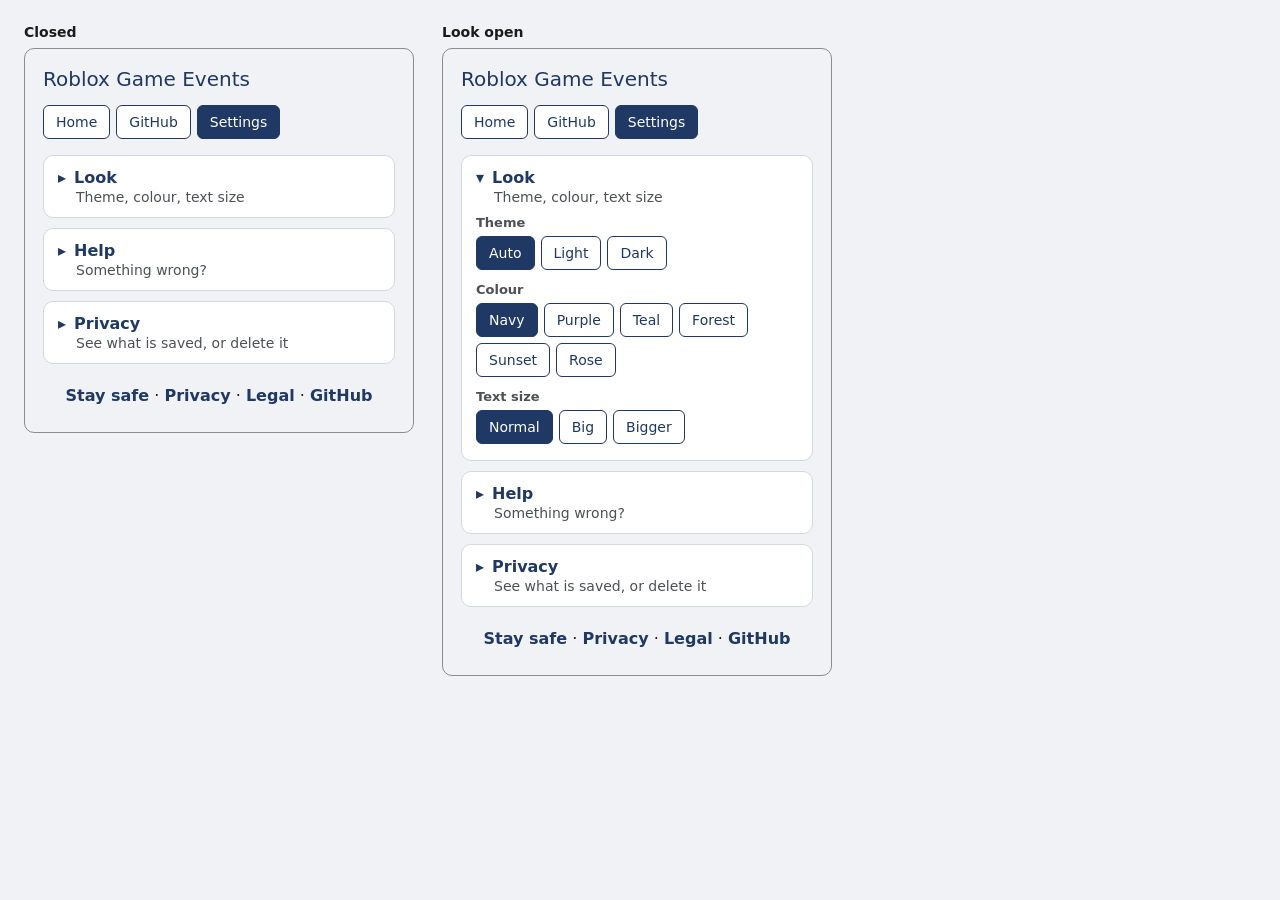
<file: mockup/index.html>
<!doctype html><meta charset=utf-8><link rel=stylesheet href=../site/home.css><link rel=stylesheet href=c.css>
<style>body{padding:24px;display:flex;gap:28px;align-items:flex-start}.c{width:390px}.c>b{display:block;font:600 14px system-ui;margin:0 0 8px}</style>
<div class=c><b>Closed</b><div class="card" style="margin:0"><h1>Roblox Game Events</h1><nav class="tabs main"><a class="tab">Home</a><a class="tab">GitHub</a><a class="tab on">Settings</a></nav>
<details class="hc"><summary>Look<small>Theme, colour, text size</small></summary>
<div class="l">Theme</div><div class="tabs"><button class="tab on">Auto</button><button class="tab">Light</button><button class="tab">Dark</button></div>
<div class="l">Colour</div><div class="tabs"><button class="tab on">Navy</button><button class="tab">Purple</button><button class="tab">Teal</button><button class="tab">Forest</button><button class="tab">Sunset</button><button class="tab">Rose</button></div>
<div class="l">Text size</div><div class="tabs"><button class="tab on">Normal</button><button class="tab">Big</button><button class="tab">Bigger</button></div></details>
<details class="hc"><summary>Help<small>Something wrong?</small></summary></details>
<details class="hc"><summary>Privacy<small>See what is saved, or delete it</small></summary></details>
<p class="foot"><a>Stay safe</a> &middot; <a>Privacy</a> &middot; <a>Legal</a> &middot; <a>GitHub</a></p></div></div><div class=c><b>Look open</b><div class="card" style="margin:0"><h1>Roblox Game Events</h1><nav class="tabs main"><a class="tab">Home</a><a class="tab">GitHub</a><a class="tab on">Settings</a></nav>
<details class="hc" open><summary>Look<small>Theme, colour, text size</small></summary>
<div class="l">Theme</div><div class="tabs"><button class="tab on">Auto</button><button class="tab">Light</button><button class="tab">Dark</button></div>
<div class="l">Colour</div><div class="tabs"><button class="tab on">Navy</button><button class="tab">Purple</button><button class="tab">Teal</button><button class="tab">Forest</button><button class="tab">Sunset</button><button class="tab">Rose</button></div>
<div class="l">Text size</div><div class="tabs"><button class="tab on">Normal</button><button class="tab">Big</button><button class="tab">Bigger</button></div></details>
<details class="hc"><summary>Help<small>Something wrong?</small></summary></details>
<details class="hc"><summary>Privacy<small>See what is saved, or delete it</small></summary></details>
<p class="foot"><a>Stay safe</a> &middot; <a>Privacy</a> &middot; <a>Legal</a> &middot; <a>GitHub</a></p></div></div>
</file>
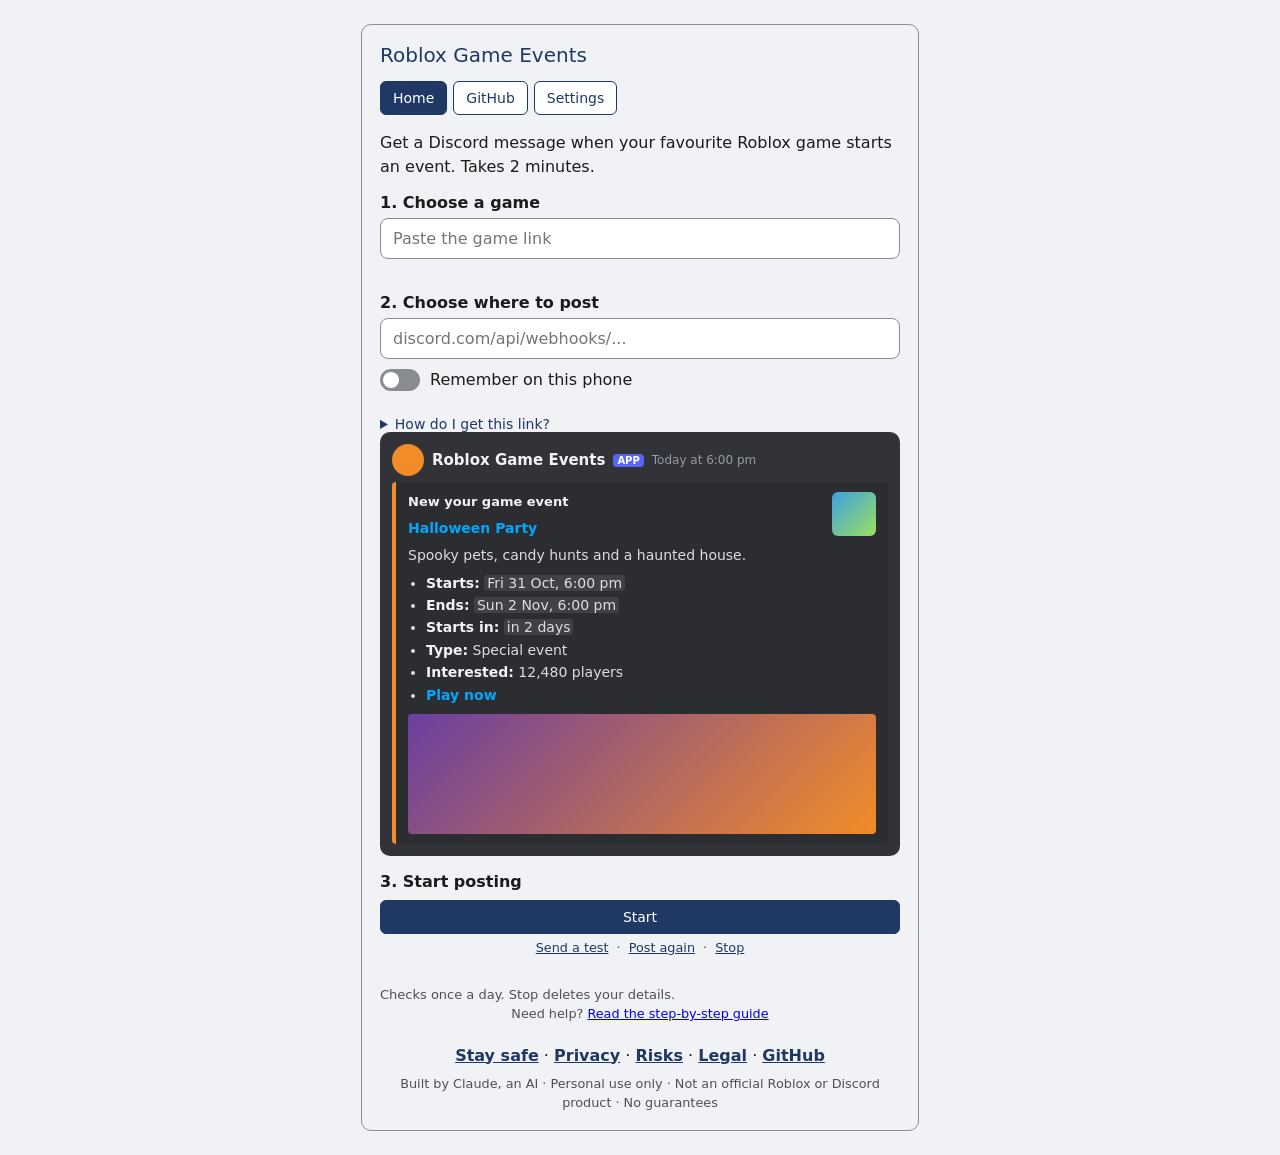
<file: site/index.html>
<!doctype html>
<!-- Patch note: Lets Google confirm the site is ours --><html lang="en"><head><meta charset="utf-8"><meta name="viewport" content="width=device-width,initial-scale=1">
<meta http-equiv="Content-Security-Policy" content="default-src 'self'; connect-src 'self' https://discord.com https://ptb.discord.com https://canary.discord.com https://discordapp.com">
<title>Roblox Game Events</title><link rel="stylesheet" href="home.css"><script src="prefs.js"></script></head><body><div class="card">
<h1>Roblox Game Events</h1><div id="newver" class="newver" role="status" hidden>New version ready. <a href="#" id="reloadnow">Refresh now</a></div><nav class="tabs main"><a class="tab on" href="./">Home</a><a class="tab" href="github.html">GitHub</a><a class="tab" href="settings.html">Settings</a></nav>
<p class="lead">Get a Discord message when your favourite Roblox game starts an event. Takes 2 minutes.</p>
<label class="label" for="game">1. Choose a game</label>
<input id="game" placeholder="Paste the game link" autocomplete="off">
<p id="gameMsg" class="msg"></p>
<details class="saved" id="savedBox" hidden><summary>Your games (<span id="savedN">0</span>)</summary>
<div class="sv" id="sv"></div></details>
<label class="label" for="hook">2. Choose where to post</label>
<div class="row"><input id="hook" type="password" placeholder="discord.com/api/webhooks/..." autocomplete="off"></div>
<label class="sw"><input type="checkbox" id="remember"><span class="k"></span>Remember on this phone</label>
<div id="nameRow" hidden><input id="label" placeholder="Name it, like #events" maxlength="30" autocomplete="off"></div>
<p id="hookMsg" class="msg"></p>
<details class="help"><summary>How do I get this link?</summary>
<ol class="steps"><li>In Discord, open your server and long-press (or right-click) the channel you want.</li><li>Tap <b>Edit Channel</b>, then <b>Integrations</b>, then <b>Webhooks</b>.</li><li>Tap <b>New Webhook</b>, then <b>Copy Webhook URL</b>.</li><li>Paste it above.</li></ol>
<p class="msg">You need Manage Webhooks permission on the server. Keep the link private: anyone with it can post in your channel.</p></details>
<details class="saved" id="hooksBox" hidden><summary>Your channels (<span id="hooksN">0</span>)</summary>
<div class="sv" id="hv"></div></details>
<div class="dc"><div class="dc-head"><span class="dc-av"></span><b>Roblox Game Events</b><span class="dc-bot">APP</span><span class="dc-time">Today at 6:00 pm</span></div>
<div class="pv"><span class="pv-icon"></span><p class="pv-by">New <span id="pvGame">your game</span> event</p><p class="pv-t">Halloween Party</p><p>Spooky pets, candy hunts and a haunted house.</p>
<ul><li><b>Starts:</b> <span class="pv-ts">Fri 31 Oct, 6:00 pm</span></li><li><b>Ends:</b> <span class="pv-ts">Sun 2 Nov, 6:00 pm</span></li><li><b>Starts in:</b> <span class="pv-ts">in 2 days</span></li><li><b>Type:</b> Special event</li><li><b>Interested:</b> 12,480 players</li><li><span class="pv-l">Play now</span></li></ul>
<div class="pv-pic"></div></div></div>
<p class="label">3. Start posting</p>
<button class="btn main big" id="on">Start</button>
<p class="small"><button class="linkbtn" id="post">Send a test</button> &middot; <button class="linkbtn" id="again">Post again</button> &middot; <button class="linkbtn" id="off">Stop</button></p>
<p id="onMsg" class="msg"></p>
<p class="msg">Checks once a day. Stop deletes your details.</p>
<p class="small">Need help? <a href="https://github.com/Ginger-Hermit/Roblox-Game-Events-/wiki/Setup" target="_blank" rel="noopener">Read the step-by-step guide</a></p>
<p class="foot"><a href="safety.html#safe">Stay safe</a> &middot; <a href="safety.html#privacy">Privacy</a> &middot; <a href="safety.html#risk">Risks</a> &middot; <a href="safety.html#legal">Legal</a> &middot; <a href="https://github.com/Ginger-Hermit/Roblox-Game-Events-" target="_blank" rel="noopener">GitHub</a></p>
<p class="small">Built by Claude, an AI &middot; Personal use only &middot; Not an official Roblox or Discord product &middot; No guarantees</p>
</div><script src="setup.js"></script><script src="update.js"></script></body></html>
</file>
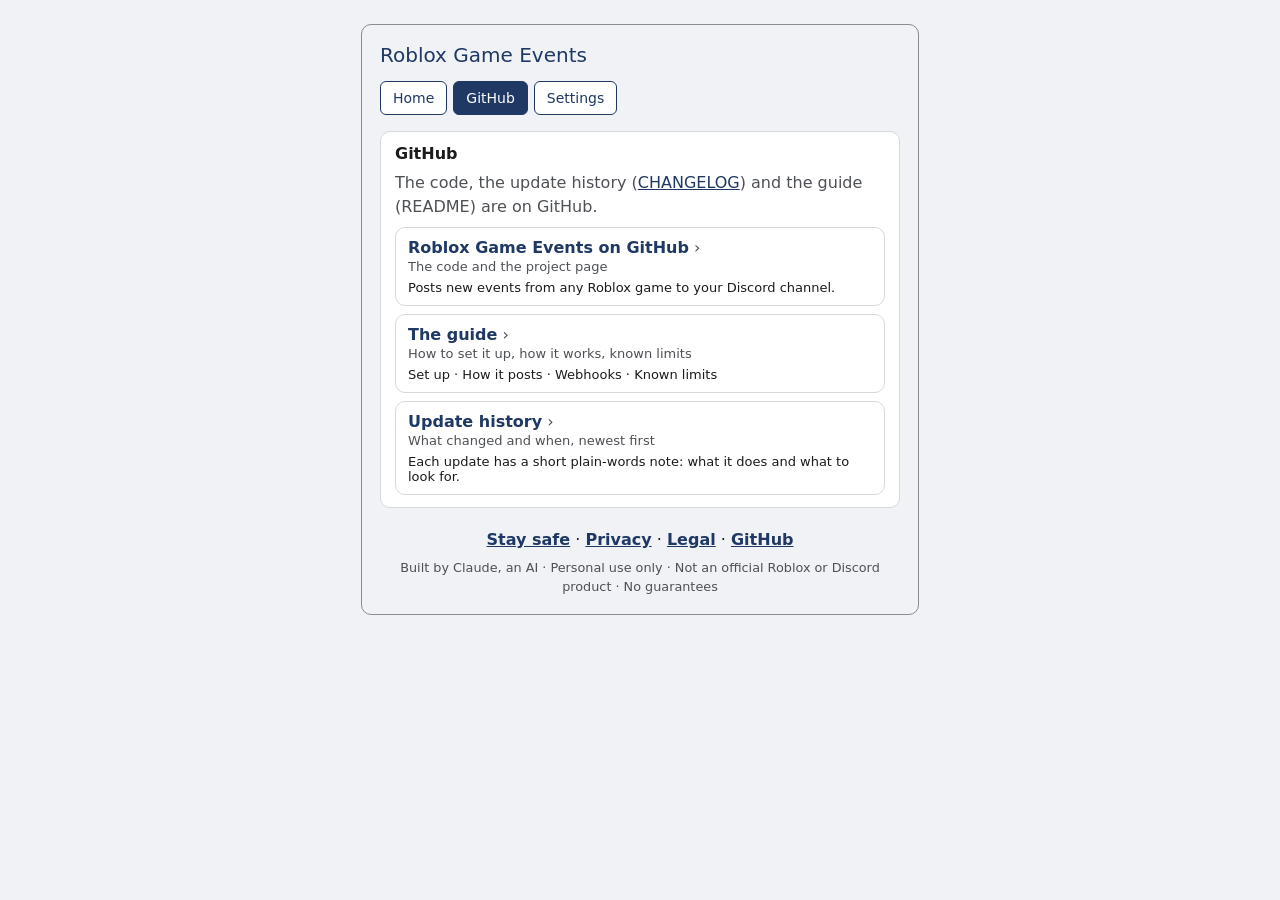
<file: site/github.html>
<!doctype html><html lang="en"><head><meta charset="utf-8"><meta name="viewport" content="width=device-width,initial-scale=1">
<meta http-equiv="Content-Security-Policy" content="default-src 'self'">
<title>GitHub - Roblox Game Events</title><link rel="stylesheet" href="home.css"><script src="prefs.js"></script></head><body><div class="card">
<h1>Roblox Game Events</h1><div id="newver" class="newver" role="status" hidden>New version ready. <a href="#" id="reloadnow">Refresh now</a></div><nav class="tabs main"><a class="tab" href="./">Home</a><a class="tab on" href="github.html">GitHub</a><a class="tab" href="settings.html">Settings</a></nav>
<div class="hc"><b>GitHub</b>
<p>The code, the update history (<a href="https://github.com/Ginger-Hermit/Roblox-Game-Events-/blob/main/CHANGELOG.md" target="_blank" rel="noopener">CHANGELOG</a>) and the guide (README) are on GitHub.</p>
<a class="gl" href="https://github.com/Ginger-Hermit/Roblox-Game-Events-" target="_blank" rel="noopener"><b>Roblox Game Events on GitHub</b> <span class="ar">&rsaquo;</span><div class="g1">The code and the project page</div><div class="g2">Posts new events from any Roblox game to your Discord channel.</div></a><a class="gl" href="https://github.com/Ginger-Hermit/Roblox-Game-Events-#readme" target="_blank" rel="noopener"><b>The guide</b> <span class="ar">&rsaquo;</span><div class="g1">How to set it up, how it works, known limits</div><div class="g2">Set up · How it posts · Webhooks · Known limits</div></a><a class="gl" href="https://github.com/Ginger-Hermit/Roblox-Game-Events-/blob/main/CHANGELOG.md" target="_blank" rel="noopener"><b>Update history</b> <span class="ar">&rsaquo;</span><div class="g1">What changed and when, newest first</div><div class="g2">Each update has a short plain-words note: what it does and what to look for.</div></a>
</div><p class="foot"><a href="safety.html#safe">Stay safe</a> &middot; <a href="safety.html#privacy">Privacy</a> &middot; <a href="safety.html#legal">Legal</a> &middot; <a href="https://github.com/Ginger-Hermit/Roblox-Game-Events-" target="_blank" rel="noopener">GitHub</a></p>
<p class="small">Built by Claude, an AI &middot; Personal use only &middot; Not an official Roblox or Discord product &middot; No guarantees</p>
</div><script src="update.js"></script></body></html>
</file>
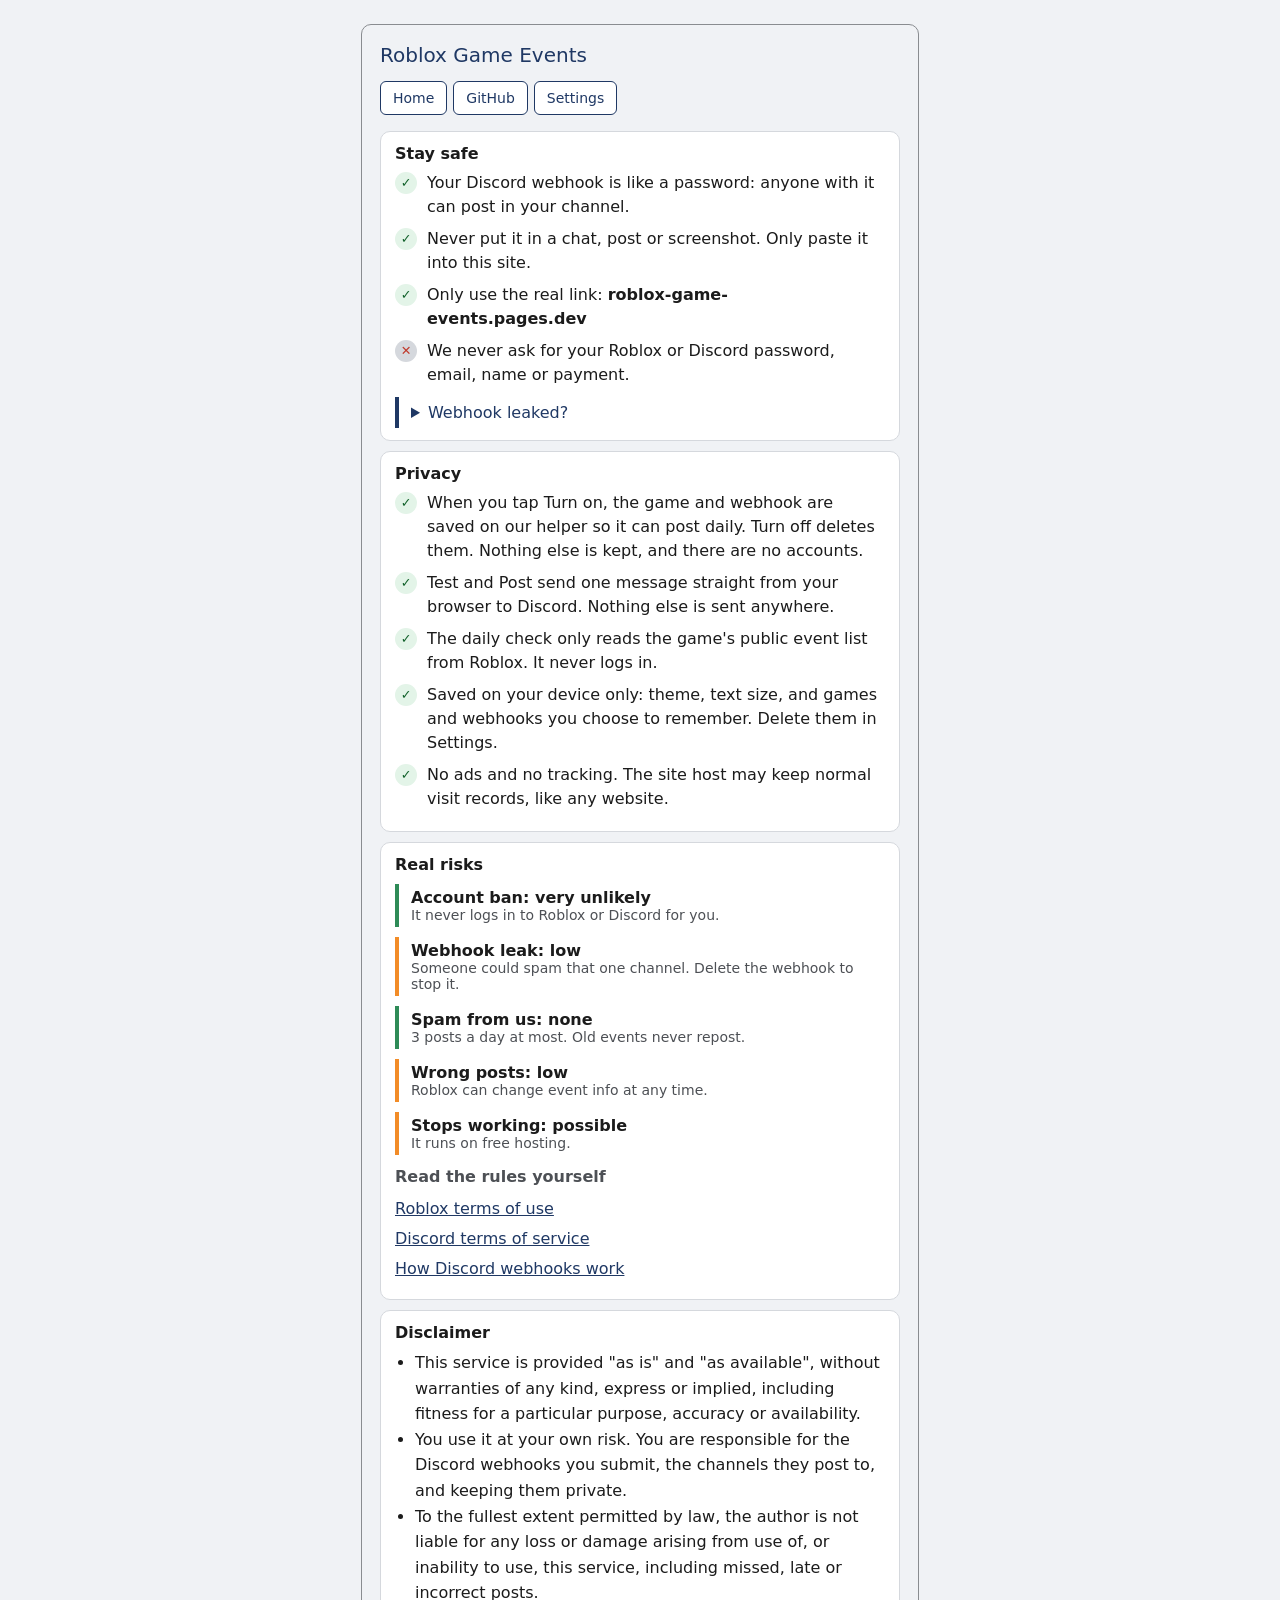
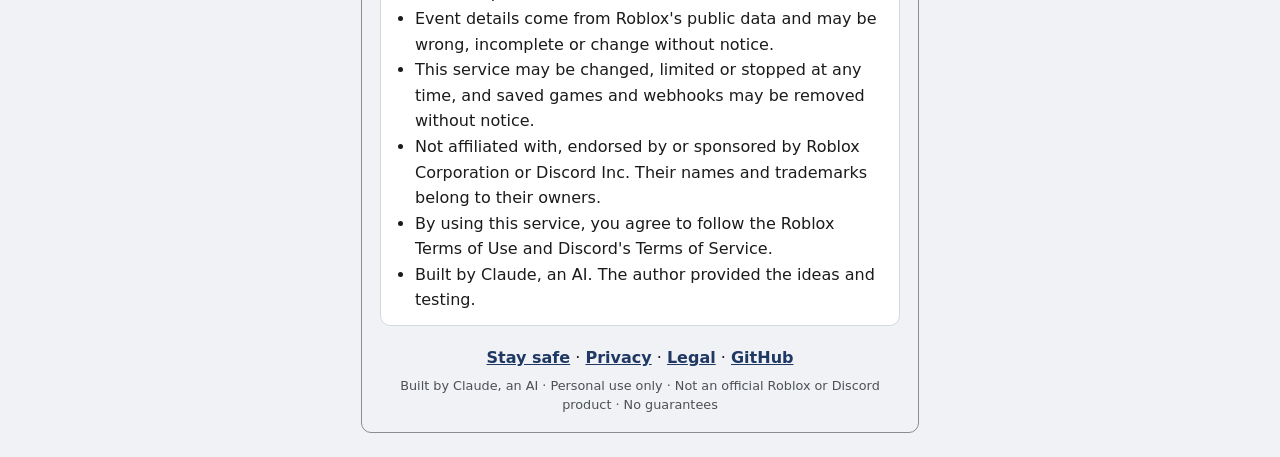
<file: site/safety.html>
<!doctype html><html lang="en"><head><meta charset="utf-8"><meta name="viewport" content="width=device-width,initial-scale=1">
<meta http-equiv="Content-Security-Policy" content="default-src 'self'">
<title>Stay safe - Roblox Game Events</title><link rel="stylesheet" href="home.css"><script src="prefs.js"></script></head><body><div class="card">
<h1>Roblox Game Events</h1><div id="newver" class="newver" role="status" hidden>New version ready. <a href="#" id="reloadnow">Refresh now</a></div><nav class="tabs main"><a class="tab" href="./">Home</a><a class="tab" href="github.html">GitHub</a><a class="tab" href="settings.html">Settings</a></nav>
<div class="hc" id="safe"><b>Stay safe</b>
<ul class="facts">
<li>Your Discord webhook is like a password: anyone with it can post in your channel.</li>
<li>Never put it in a chat, post or screenshot. Only paste it into this site.</li>
<li>Only use the real link: <b>roblox-game-events.pages.dev</b></li>
<li class="no">We never ask for your Roblox or Discord password, email, name or payment.</li>
</ul>
<details class="hsec"><summary>Webhook leaked?</summary><ul>
<li>In Discord: Edit Channel, Integrations, Webhooks, then delete that webhook.</li>
<li>Make a new one, tap Turn off with the old one, then Turn on with the new one.</li>
</ul></details></div>
<div class="hc" id="privacy"><b>Privacy</b>
<ul class="facts">
<li>When you tap Turn on, the game and webhook are saved on our helper so it can post daily. Turn off deletes them. Nothing else is kept, and there are no accounts.</li>
<li>Test and Post send one message straight from your browser to Discord. Nothing else is sent anywhere.</li>
<li>The daily check only reads the game's public event list from Roblox. It never logs in.</li>
<li>Saved on your device only: theme, text size, and games and webhooks you choose to remember. Delete them in Settings.</li>
<li>No ads and no tracking. The site host may keep normal visit records, like any website.</li>
</ul></div>
<div class="hc" id="risk"><b>Real risks</b>
<div class="rk ok"><b>Account ban: very unlikely</b><span>It never logs in to Roblox or Discord for you.</span></div>
<div class="rk mid"><b>Webhook leak: low</b><span>Someone could spam that one channel. Delete the webhook to stop it.</span></div>
<div class="rk ok"><b>Spam from us: none</b><span>3 posts a day at most. Old events never repost.</span></div>
<div class="rk mid"><b>Wrong posts: low</b><span>Roblox can change event info at any time.</span></div>
<div class="rk mid"><b>Stops working: possible</b><span>It runs on free hosting.</span></div>
<p class="label">Read the rules yourself</p>
<p class="rklinks"><a href="https://en.help.roblox.com/hc/en-us/articles/115004647846-Roblox-Terms-of-Use" target="_blank" rel="noopener">Roblox terms of use</a><a href="https://discord.com/terms" target="_blank" rel="noopener">Discord terms of service</a><a href="https://support.discord.com/hc/en-us/articles/228383668-Intro-to-Webhooks" target="_blank" rel="noopener">How Discord webhooks work</a></p></div>
<div class="hc" id="legal"><b>Disclaimer</b>
<ul>
<li>This service is provided "as is" and "as available", without warranties of any kind, express or implied, including fitness for a particular purpose, accuracy or availability.</li>
<li>You use it at your own risk. You are responsible for the Discord webhooks you submit, the channels they post to, and keeping them private.</li>
<li>To the fullest extent permitted by law, the author is not liable for any loss or damage arising from use of, or inability to use, this service, including missed, late or incorrect posts.</li>
<li>Event details come from Roblox's public data and may be wrong, incomplete or change without notice.</li>
<li>This service may be changed, limited or stopped at any time, and saved games and webhooks may be removed without notice.</li>
<li>Not affiliated with, endorsed by or sponsored by Roblox Corporation or Discord Inc. Their names and trademarks belong to their owners.</li>
<li>By using this service, you agree to follow the Roblox Terms of Use and Discord's Terms of Service.</li>
<li>Built by Claude, an AI. The author provided the ideas and testing.</li>
</ul></div>
<p class="foot"><a href="safety.html#safe">Stay safe</a> &middot; <a href="safety.html#privacy">Privacy</a> &middot; <a href="safety.html#legal">Legal</a> &middot; <a href="https://github.com/Ginger-Hermit/Roblox-Game-Events-" target="_blank" rel="noopener">GitHub</a></p>
<p class="small">Built by Claude, an AI &middot; Personal use only &middot; Not an official Roblox or Discord product &middot; No guarantees</p>
</div><script src="update.js"></script></body></html>
</file>
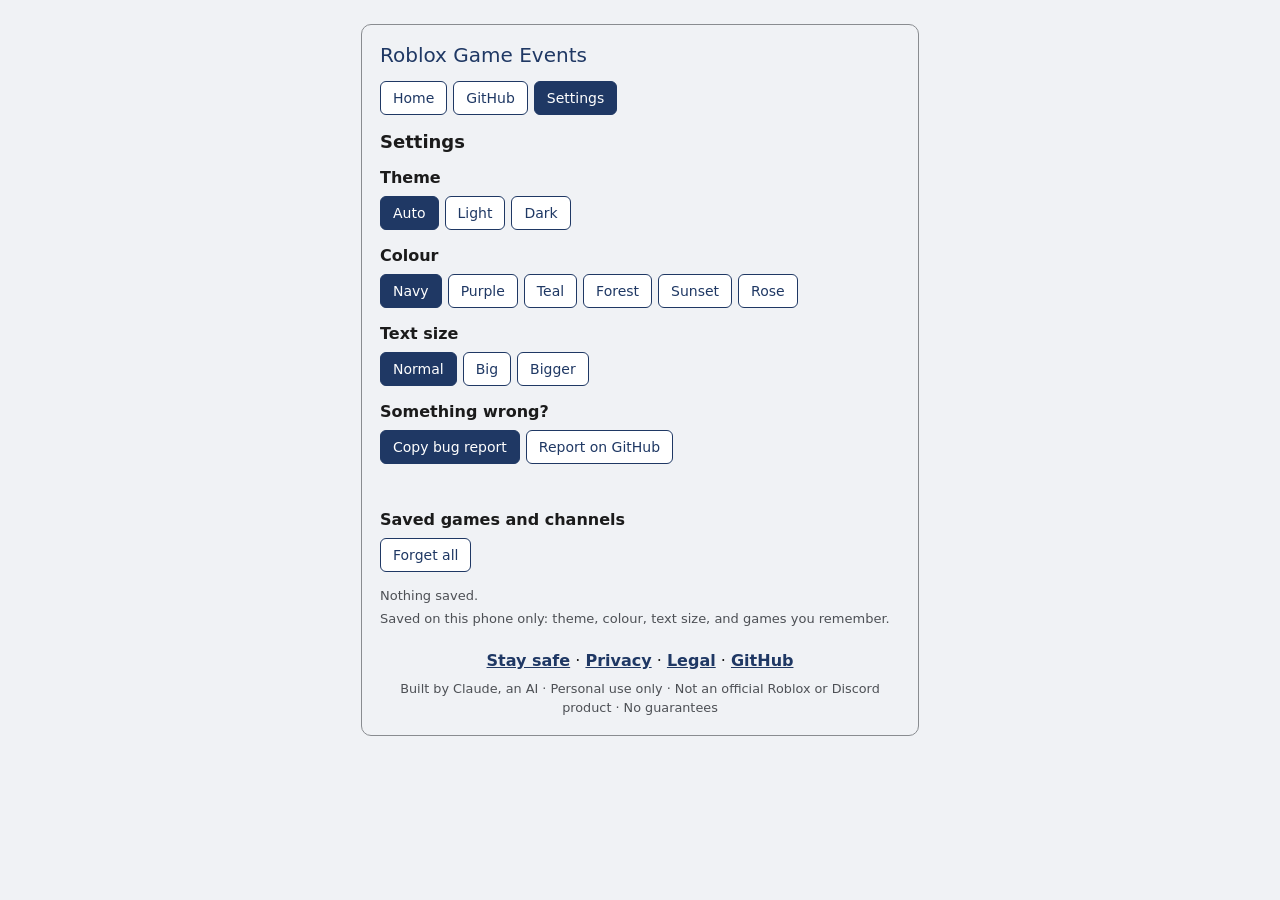
<file: site/settings.html>
<!doctype html><html lang="en"><head><meta charset="utf-8"><meta name="viewport" content="width=device-width,initial-scale=1">
<meta http-equiv="Content-Security-Policy" content="default-src 'self'">
<title>Settings - Roblox Game Events</title><link rel="stylesheet" href="home.css"><script src="prefs.js"></script></head><body><div class="card">
<h1>Roblox Game Events</h1><div id="newver" class="newver" role="status" hidden>New version ready. <a href="#" id="reloadnow">Refresh now</a></div><nav class="tabs main"><a class="tab" href="./">Home</a><a class="tab" href="github.html">GitHub</a><a class="tab on" href="settings.html">Settings</a></nav>
<h2>Settings</h2>
<p class="label">Theme</p><div class="tabs" id="theme"><button class="tab" data-v="">Auto</button><button class="tab" data-v="light">Light</button><button class="tab" data-v="dark">Dark</button></div>
<p class="label">Colour</p><div class="tabs" id="colour"><button class="tab" data-v="">Navy</button><button class="tab" data-v="purple">Purple</button><button class="tab" data-v="teal">Teal</button><button class="tab" data-v="forest">Forest</button><button class="tab" data-v="sunset">Sunset</button><button class="tab" data-v="rose">Rose</button></div>
<p class="label">Text size</p><div class="tabs" id="size"><button class="tab" data-v="">Normal</button><button class="tab" data-v="big">Big</button><button class="tab" data-v="bigger">Bigger</button></div>
<p class="label">Something wrong?</p>
<div class="tabs"><button class="btn main" id="copybug">Copy bug report</button><a class="btn" href="https://github.com/Ginger-Hermit/Roblox-Game-Events-/issues/new" target="_blank" rel="noopener">Report on GitHub</a></div>
<p class="msg" id="bugmsg"></p>
<p class="label">Saved games and channels</p>
<div class="tabs"><button class="btn" id="forgetall">Forget all</button></div><p class="msg" id="savedmsg"></p>
<p class="msg">Saved on this phone only: theme, colour, text size, and games you remember.</p>

<p class="foot"><a href="safety.html#safe">Stay safe</a> &middot; <a href="safety.html#privacy">Privacy</a> &middot; <a href="safety.html#legal">Legal</a> &middot; <a href="https://github.com/Ginger-Hermit/Roblox-Game-Events-" target="_blank" rel="noopener">GitHub</a></p>
<p class="small">Built by Claude, an AI &middot; Personal use only &middot; Not an official Roblox or Discord product &middot; No guarantees</p>
</div><script src="settings.js"></script><script src="update.js"></script></body></html>
</file>
<file: site/home.css>
:root{--c-setup:#7A4FD0;--c-example:#2F5FB5;--bg:#F0F2F5;--text:#1B1B1B;--muted:#4D5055;--accent:#1F3864;--link:#1F3864;--onAccent:#fff;--line:#898C90;--field:#fff;--soft:#D5D8DD}
@media (prefers-color-scheme:dark){html:not([data-theme=light]){color-scheme:dark;--c-setup:#9C7FE0;--c-example:#3F66B0;--bg:#14171C;--text:#E8EAED;--muted:#9AA0A6;--accent:#3F66B0;--link:#8FB0F0;--line:#4A5058;--field:#1F242B;--soft:#2E343C}}
html[data-theme=dark]{color-scheme:dark;--bg:#14171C;--text:#E8EAED;--muted:#9AA0A6;--accent:#3F66B0;--link:#8FB0F0;--line:#4A5058;--field:#1F242B;--soft:#2E343C}
body{margin:0;background:var(--bg);color:var(--text);font-family:"Segoe UI",system-ui,sans-serif;font-size:1rem}
.card{max-width:520px;margin:24px auto;border:1px solid var(--line);border-radius:10px;padding:18px}
@media (max-width:560px){.card{margin:16px}}
h1{font-size:1.25rem;font-weight:500;color:var(--link);margin:0 0 14px}
h2{font-size:1.125rem;margin:0 0 6px}p{margin:0;line-height:1.5}
.steps{list-style:none;padding:0;margin:10px 0 0;counter-reset:s}
.steps li{position:relative;padding-left:32px;margin:10px 0;counter-increment:s}
.steps li:before{content:counter(s);position:absolute;left:0;top:1px;background:var(--accent);color:var(--onAccent);border-radius:50%;width:22px;height:22px;display:flex;align-items:center;justify-content:center;font-size:0.75rem;font-weight:600}
html[data-size=big]{font-size:1.1875rem}html[data-size=bigger]{font-size:1.375rem}
.tabs{display:flex;flex-wrap:wrap;gap:6px;margin:6px 0 14px}
.tab,.btn{padding:8px 12px;font:inherit;font-size:0.875rem;background:var(--field);color:var(--link);border:1px solid var(--link);border-radius:6px;text-decoration:none;cursor:pointer}
.tab.on,.btn.main{background:var(--accent);color:var(--onAccent)}
.label{font-weight:600;margin:14px 0 0}.msg{color:var(--muted);font-size:0.8125rem;min-height:1.2em}
.tabs.main{margin:0 0 16px}.tabs.main .tab{flex:0 0 auto}
label.label{display:block}
input{box-sizing:border-box;width:100%;font:inherit;padding:10px 12px;margin-top:6px;border:1px solid var(--line);border-radius:8px;background:var(--field);color:var(--text)}
.row{display:flex;gap:8px;align-items:flex-end}.row .btn{padding:10px 14px}
.msg.ok{color:var(--link)}.msg.bad{color:#C0392B}.msg{margin:4px 0 0}
.help{margin:6px 0 0}.help summary{cursor:pointer;color:var(--link);font-size:.875rem}
.hc{background:var(--field);border:1px solid var(--soft);border-radius:10px;padding:12px 14px}
.hc>b{font-size:1rem}.hc>p{margin:8px 0 0;color:var(--muted)}.hc a{color:var(--link)}
a.gl{display:block;text-decoration:none;color:inherit;border:1px solid var(--soft);border-radius:10px;padding:10px 12px;margin-top:8px;background:var(--field)}
a.gl b{color:var(--link)}.gl .ar{color:var(--muted)}.g1{font-size:.8125rem;color:var(--muted);margin-top:2px}.g2{font-size:.8125rem;margin-top:6px}
.newver{background:var(--accent);color:var(--onAccent);border-radius:8px;padding:8px 12px;margin:0 0 12px;font-size:.875rem}.newver a{color:inherit;font-weight:600}.newver[hidden]{display:none}
.hc+.hc{margin-top:10px}.hc ul{margin:8px 0 0;padding-left:20px;line-height:1.6}
.facts{list-style:none;padding:0!important}
.facts li{position:relative;padding-left:32px;margin:8px 0;line-height:1.5}
.facts li:before{content:"\2713";position:absolute;left:0;top:1px;color:#14632D;background:#E3F4E8;border-radius:50%;width:22px;height:22px;display:flex;align-items:center;justify-content:center;font-size:.8rem;font-weight:700}
.facts li.no:before{content:"\2715";color:#C0392B;background:var(--soft)}
.hsec{margin-top:10px}.hsec>summary{cursor:pointer;color:var(--link);border-left:4px solid var(--accent);padding:6px 12px}
.foot{text-align:center;margin:20px 0 6px}.foot a{color:var(--link);font-weight:600}
.small{text-align:center;color:var(--muted);font-size:.8rem;margin:0}
.row .btn+.btn{margin-left:-2px}
.saved{margin:14px 0 0}.saved>summary{cursor:pointer;font-weight:600;color:var(--link);border-left:4px solid var(--accent);padding:6px 12px}
.sv{display:grid;grid-template-columns:1fr 1fr;gap:8px;margin:8px 0 0}
.sv a{position:relative;display:block;border:1px solid var(--line);border-left:5px solid var(--c-setup);border-radius:10px;background:var(--field);padding:10px 30px 10px 12px;color:var(--text);text-decoration:none;min-width:0}
.sv a.on{outline:2px solid var(--accent)}.sv b{display:block;color:var(--link);font-size:.95rem;overflow:hidden;text-overflow:ellipsis;white-space:nowrap}.sv span{font-size:.8rem;color:var(--muted)}
.sv .x{position:absolute;right:4px;top:4px;border:0;background:none;color:var(--muted);font-size:1.1rem;padding:4px 8px;cursor:pointer}
.sv a.add{border-left-color:var(--line);border-style:dashed;text-align:center;color:var(--link);padding:10px 12px;display:flex;align-items:center;justify-content:center}
.sw{display:flex;align-items:center;gap:10px;margin-top:10px;cursor:pointer}.sw input{position:absolute;opacity:0;width:1px;height:1px}
.sw .k{flex:0 0 40px;height:22px;border-radius:11px;background:var(--line);position:relative;transition:background .15s}
.sw .k:after{content:"";position:absolute;left:3px;top:3px;width:16px;height:16px;border-radius:50%;background:#fff;transition:left .15s}
.sw input:checked+.k{background:var(--accent)}.sw input:checked+.k:after{left:21px}.sw input:focus-visible+.k{outline:2px solid var(--link)}
#nameRow input{margin-top:8px}
.sv a.ch{border-left-color:var(--c-example)}
html[data-colour=purple]{--accent:#5B3FA8;--link:#5B3FA8}
html[data-colour=teal]{--accent:#0F6B6B;--link:#0F6B6B}
html[data-colour=forest]{--accent:#2E6B34;--link:#2E6B34}
html[data-colour=sunset]{--accent:#A8431A;--link:#A8431A}
html[data-colour=rose]{--accent:#A3245A;--link:#A3245A}
@media (prefers-color-scheme:dark){html[data-colour=purple]:not([data-theme=light]){--accent:#7E5FD0;--link:#B9A3F0}html[data-colour=teal]:not([data-theme=light]){--accent:#1F8A8A;--link:#7FD4D4}html[data-colour=forest]:not([data-theme=light]){--accent:#3E8A45;--link:#8FD49A}html[data-colour=sunset]:not([data-theme=light]){--accent:#C2572A;--link:#F2A27E}html[data-colour=rose]:not([data-theme=light]){--accent:#C23A73;--link:#F29BC0}}
html[data-colour=purple][data-theme=dark]{--accent:#7E5FD0;--link:#B9A3F0}
html[data-colour=teal][data-theme=dark]{--accent:#1F8A8A;--link:#7FD4D4}
html[data-colour=forest][data-theme=dark]{--accent:#3E8A45;--link:#8FD49A}
html[data-colour=sunset][data-theme=dark]{--accent:#C2572A;--link:#F2A27E}
html[data-colour=rose][data-theme=dark]{--accent:#C23A73;--link:#F29BC0}
.dc{background:#313338;border-radius:10px;padding:12px;color:#dbdee1;font-family:"gg sans","Segoe UI",system-ui,sans-serif}
.dc-head{display:flex;align-items:center;gap:8px;flex-wrap:wrap;margin-bottom:6px;font-size:0.9375rem}.dc-head b{color:#f2f3f5}
.dc-av{width:32px;height:32px;border-radius:50%;background:#F28C28;flex:0 0 auto}
.dc-bot{background:#5865F2;color:#fff;font-size:0.625rem;font-weight:600;border-radius:4px;padding:1px 4px}.dc-time{color:#949ba4;font-size:0.75rem}
.pv{position:relative;background:#2b2d31;border-left:4px solid #F28C28;border-radius:4px;padding:10px 12px;font-size:0.875rem;line-height:1.4}
.pv p{margin:0 0 6px;padding-right:56px}.pv ul{margin:6px 0;padding-left:18px;line-height:1.6}
.pv-by{font-size:0.8125rem;color:#f2f3f5;font-weight:600}.pv-t,.pv-l{color:#00a8fc;font-weight:600}.pv b{color:#f2f3f5}
.pv-ts{background:#3f4147;border-radius:3px;padding:0 3px}
.pv-icon{position:absolute;right:12px;top:10px;width:44px;height:44px;border-radius:6px;background:linear-gradient(135deg,#3fa0e0,#9be15d)}
.pv-pic{height:120px;border-radius:4px;margin-top:8px;background:linear-gradient(135deg,#6b3fa0,#F28C28)}
.lead{margin:12px 0 4px}.hint{color:var(--muted);font-size:.875rem;margin:2px 0 6px}.btn.big{width:100%;margin-top:6px}.linkbtn{background:none;border:0;padding:4px;color:var(--link);text-decoration:underline;font:inherit;cursor:pointer}

.rk{border-left:4px solid var(--accent);padding:4px 0 4px 12px;margin:10px 0}.rk.ok{border-color:#2E8B57}.rk.mid{border-color:#F28C28}.rk b,.rk span{display:block}.rk span{color:var(--muted);font-size:.875rem}.rklinks a{display:block;margin:6px 0}
</file>
